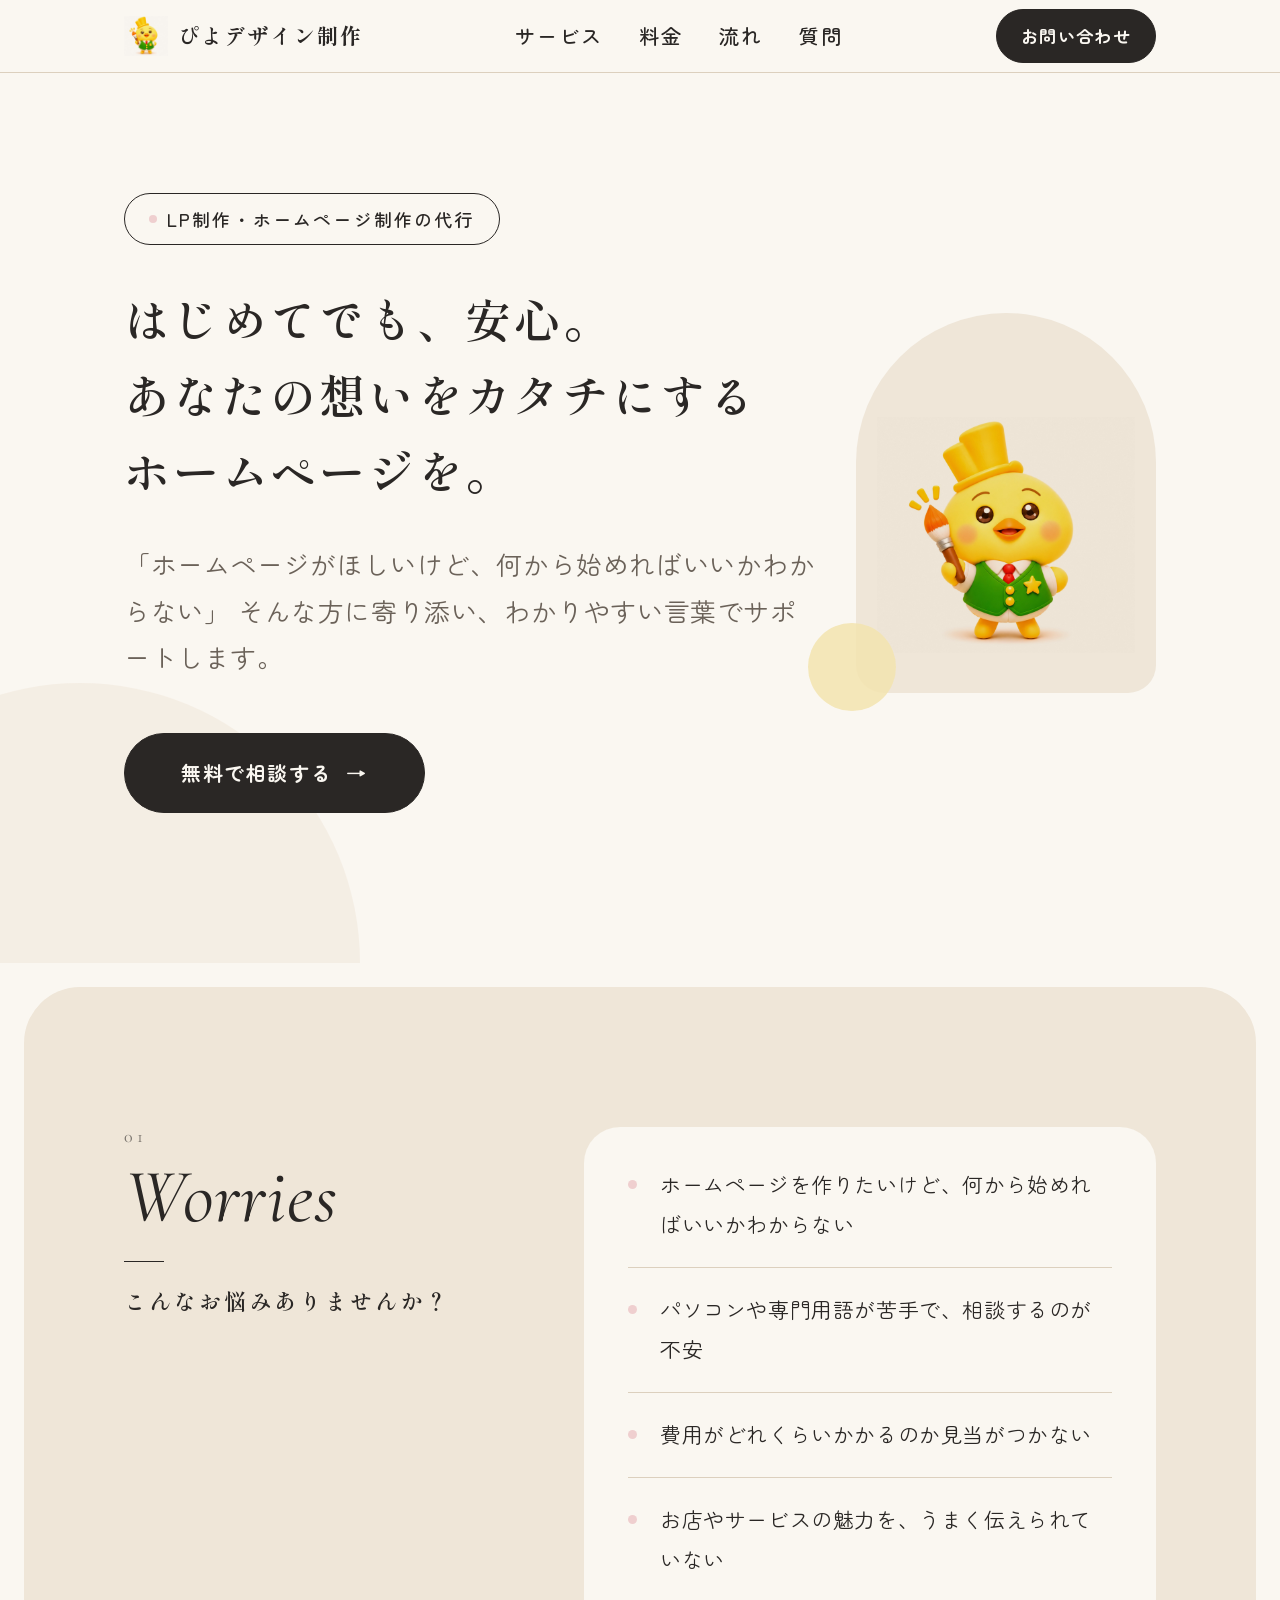
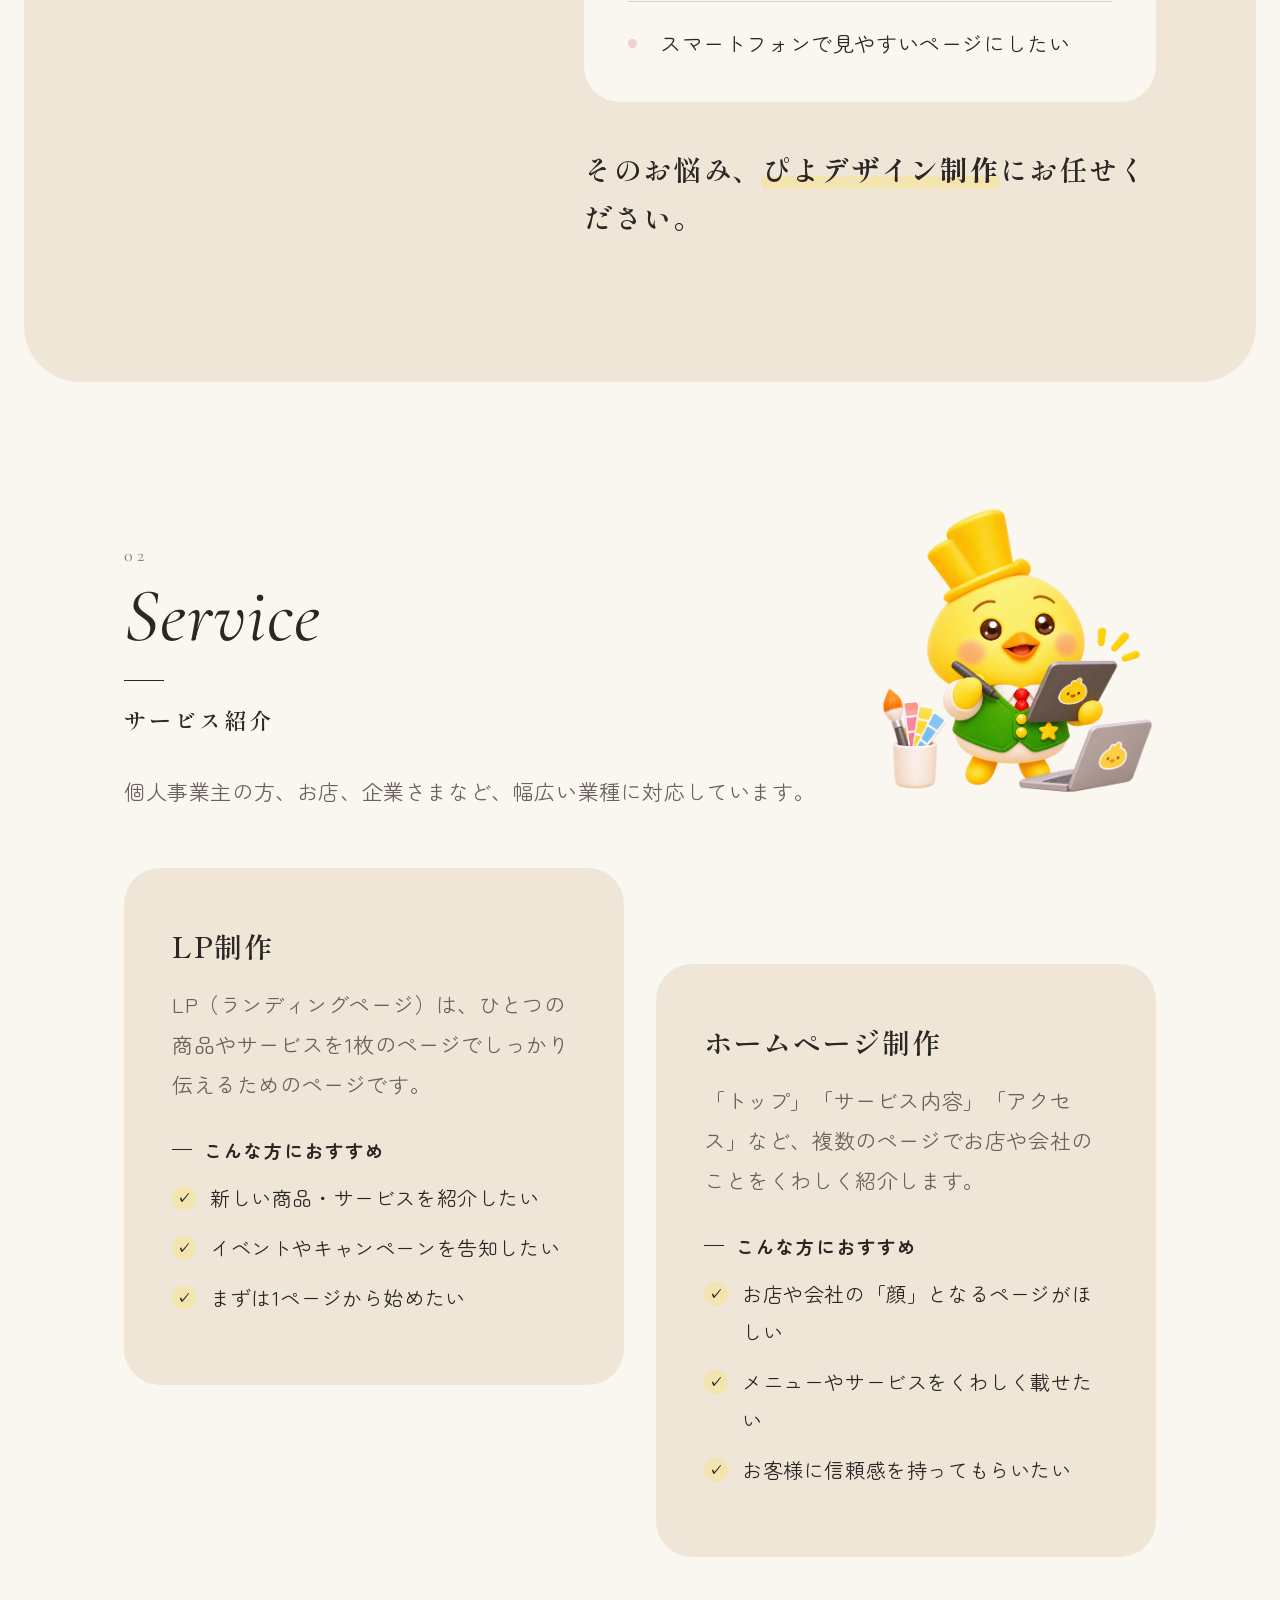
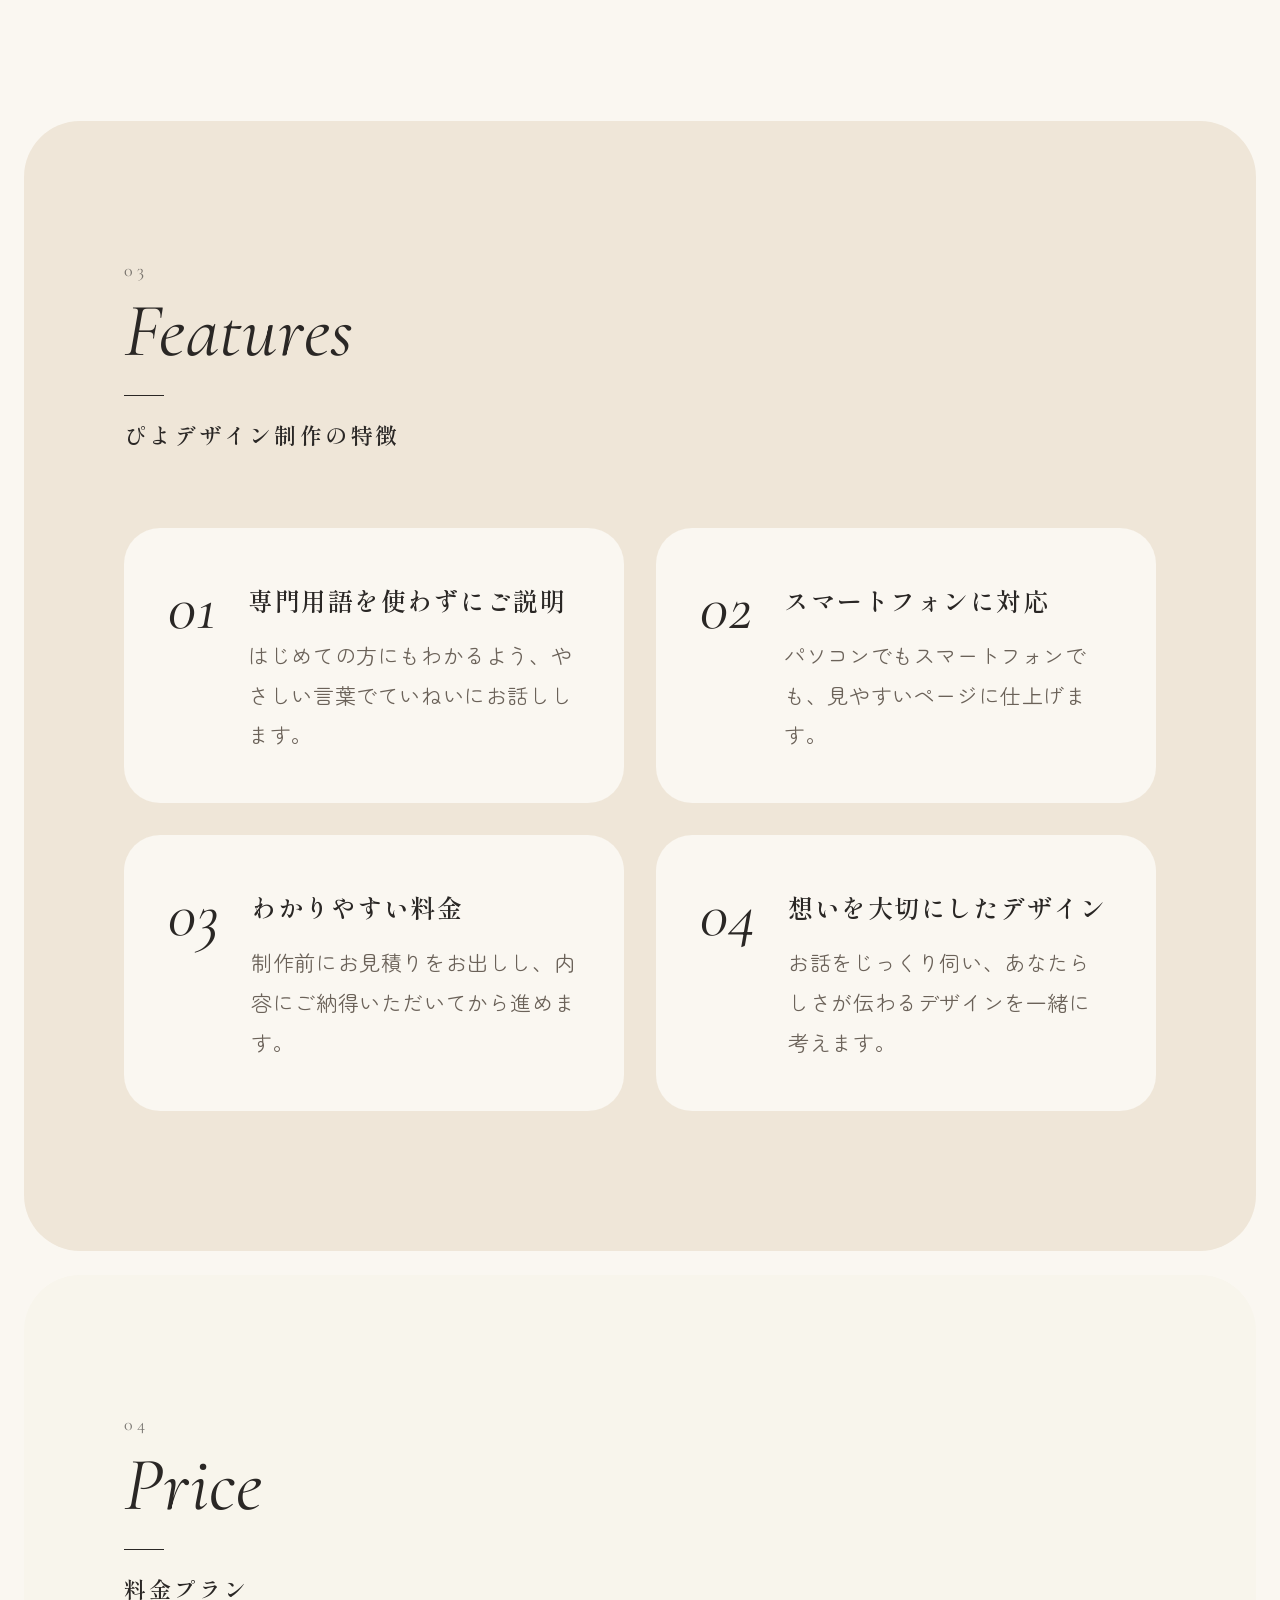
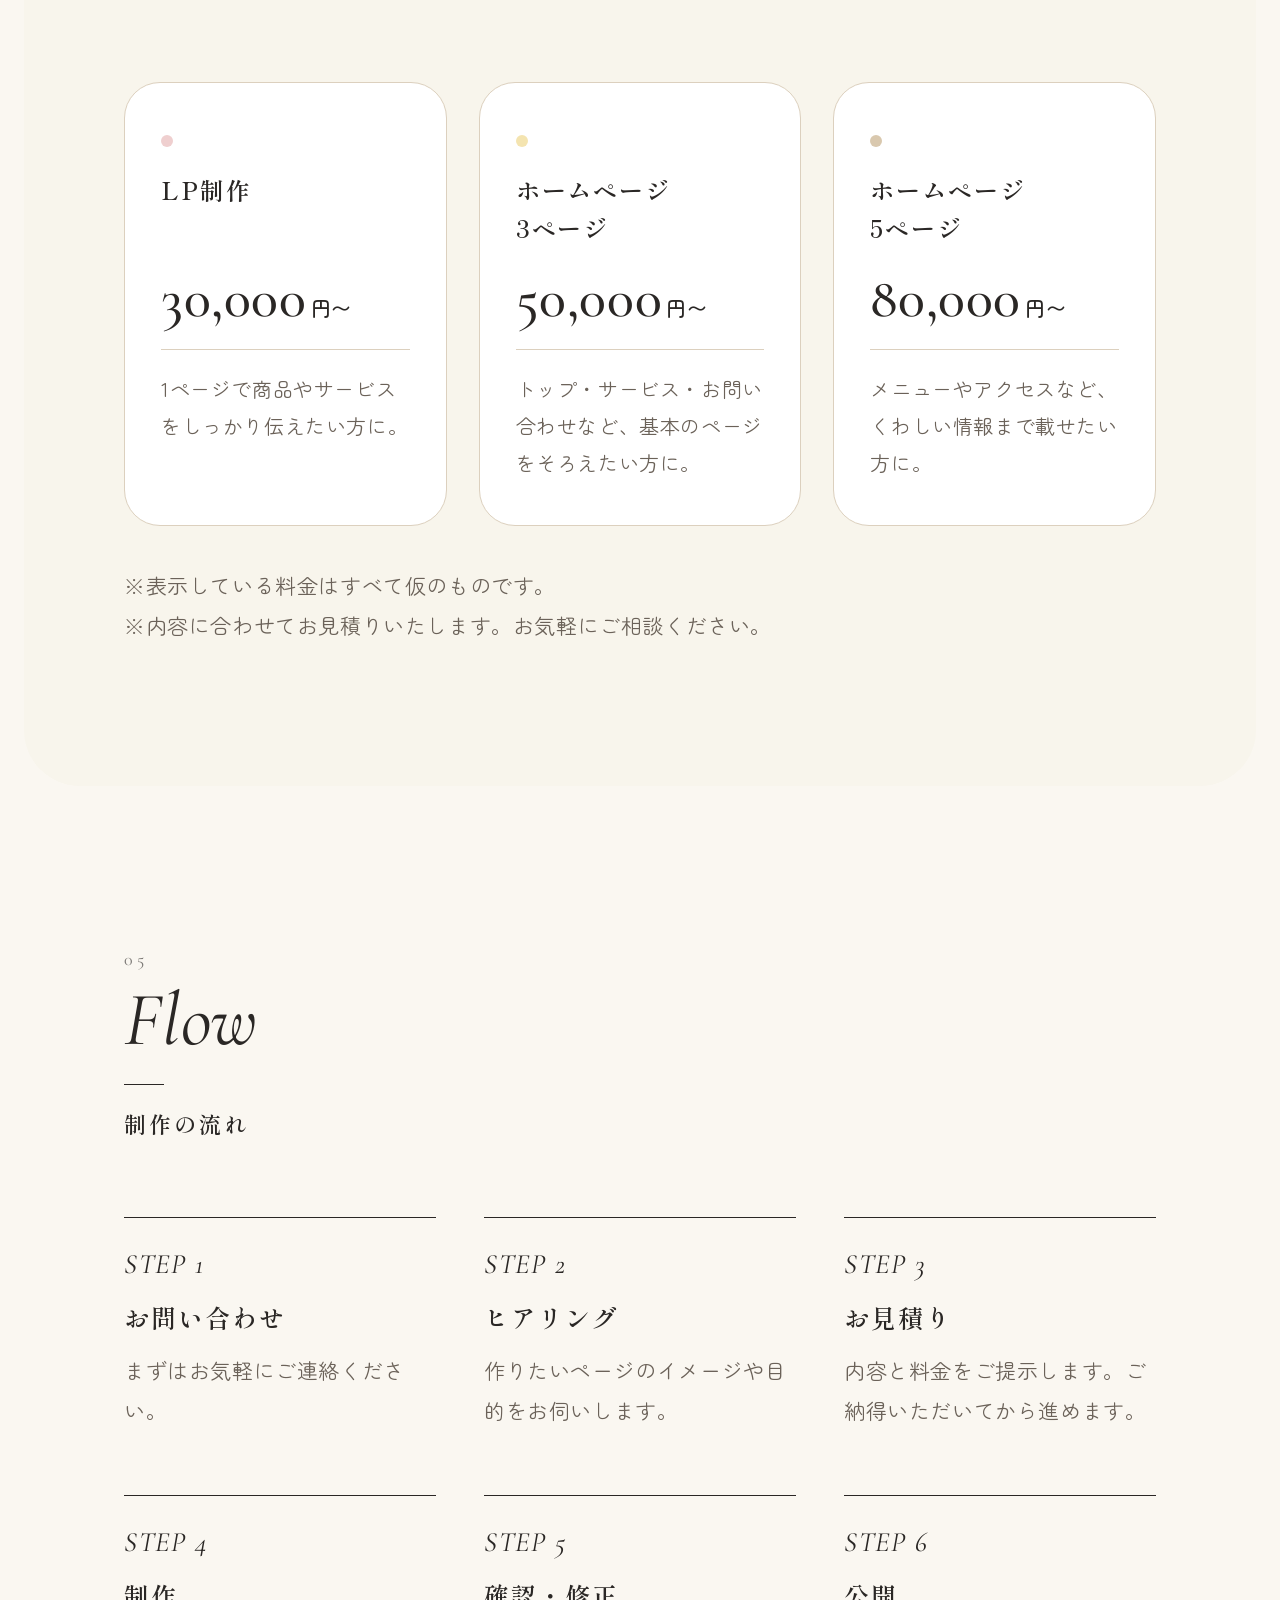
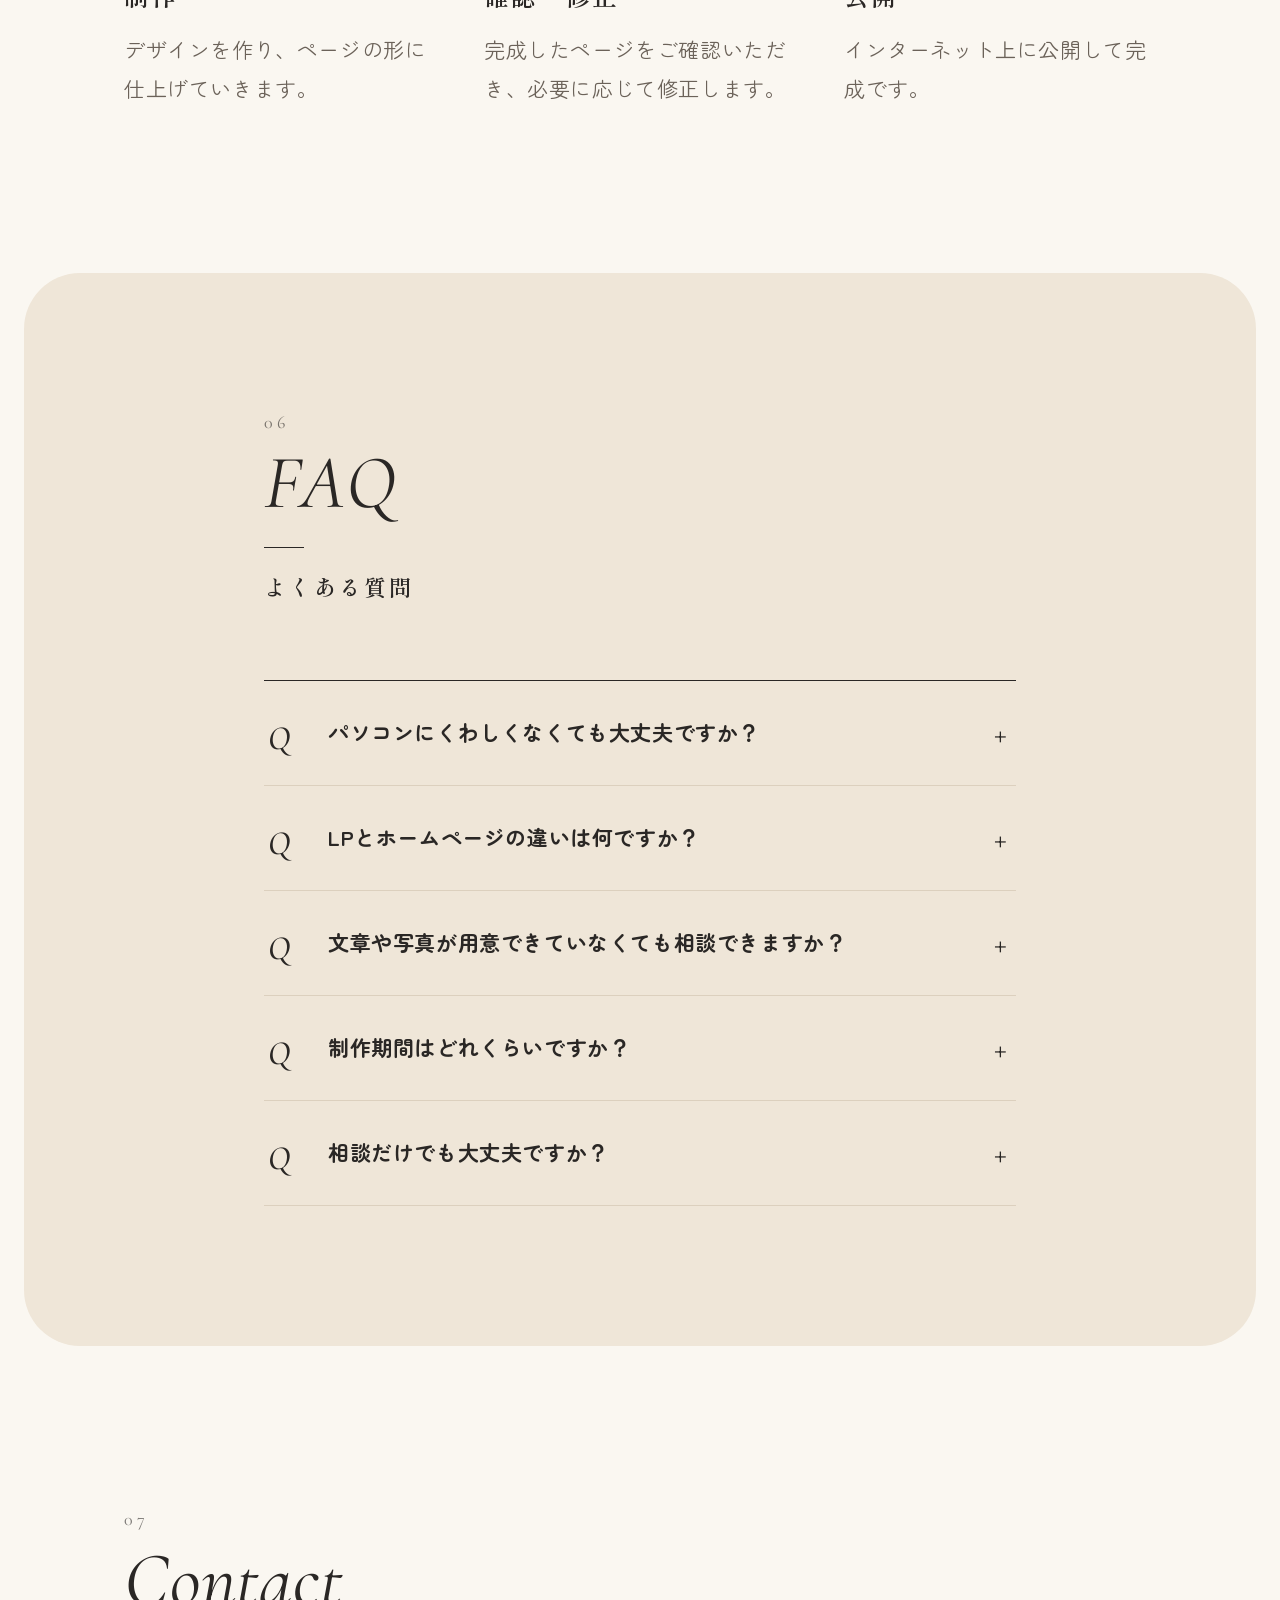
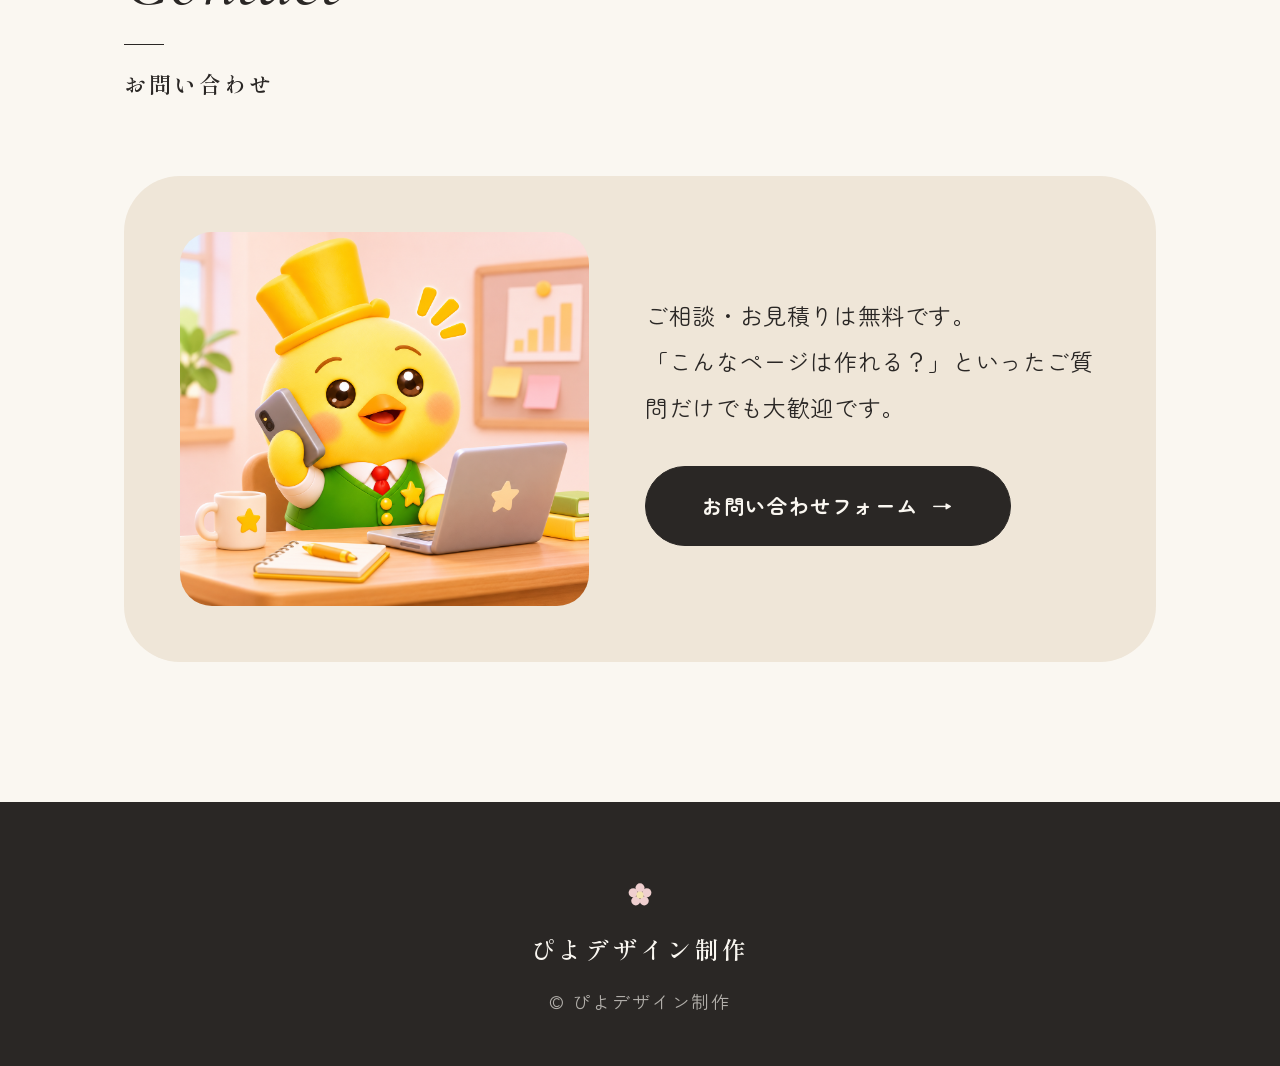
<file: index.html>
<!DOCTYPE html>
<html lang="ja">
<head>
  <meta charset="UTF-8">
  <meta name="viewport" content="width=device-width, initial-scale=1.0">
  <title>ぴよデザイン制作｜LP・ホームページ制作代行</title>
  <meta name="description" content="ぴよデザイン制作は、個人事業主・お店・企業さまのLP制作とホームページ制作を代行します。はじめての方にもやさしく、わかりやすくサポートします。">

  <!-- フォント（Google Fonts） -->
  <link rel="preconnect" href="https://fonts.googleapis.com">
  <link rel="preconnect" href="https://fonts.gstatic.com" crossorigin>
  <link href="https://fonts.googleapis.com/css2?family=Zen+Maru+Gothic:wght@400;500;700&display=swap" rel="stylesheet">

  <!-- 見た目のファイル -->
  <link rel="stylesheet" href="style.css">
</head>
<body>

  <!-- ===== ヘッダー ===== -->
  <header class="header">
    <div class="container header-inner">
      <a href="#top" class="logo">
        <!-- ひよこのロゴ（SVGで描いたイラスト） -->
        <svg class="logo-icon" viewBox="0 0 64 64" aria-hidden="true">
          <ellipse cx="32" cy="38" rx="22" ry="20" fill="#F6D776"/>
          <circle cx="32" cy="22" r="14" fill="#F6D776"/>
          <circle cx="27" cy="20" r="2.2" fill="#5B4A3F"/>
          <circle cx="37" cy="20" r="2.2" fill="#5B4A3F"/>
          <path d="M29 26 L35 26 L32 30 Z" fill="#E9A15B"/>
          <ellipse cx="22" cy="26" rx="3" ry="2" fill="#F3B6A0" opacity="0.7"/>
          <ellipse cx="42" cy="26" rx="3" ry="2" fill="#F3B6A0" opacity="0.7"/>
          <path d="M30 8 Q32 2 35 7" stroke="#E9C35B" stroke-width="2.5" fill="none" stroke-linecap="round"/>
        </svg>
        <span class="logo-text">ぴよデザイン制作</span>
      </a>
      <nav class="nav" aria-label="ページ内メニュー">
        <ul class="nav-list">
          <li><a href="#service">サービス</a></li>
          <li><a href="#price">料金</a></li>
          <li><a href="#flow">流れ</a></li>
          <li><a href="#faq">質問</a></li>
        </ul>
      </nav>
      <a href="contact.html" class="btn btn-small">お問い合わせ</a>
    </div>
  </header>

  <main id="top">

    <!-- ===== 1. メインビジュアル ===== -->
    <section class="hero">
      <div class="container hero-inner">
        <p class="hero-label">LP制作・ホームページ制作の代行</p>
        <h1 class="hero-title">
          はじめてでも、安心。<br>
          あなたの想いを<br class="sp-only">カタチにする<br>
          ホームページを。
        </h1>
        <p class="hero-text">
          「ホームページがほしいけど、何から始めればいいかわからない」<br class="pc-only">
          そんな方に寄り添い、わかりやすい言葉でサポートします。
        </p>
        <!-- お問い合わせフォームのページ（contact.html）を開きます。Gmailのリンクはフォームページの下にあります -->
        <a href="contact.html" class="btn btn-large">無料で相談する</a>
      </div>
    </section>

    <!-- ===== 2. お客様のお悩み ===== -->
    <section class="section worries" id="worries">
      <div class="container">
        <h2 class="section-title">
          <span class="section-title-en">Worries</span>
          こんなお悩みありませんか？
        </h2>
        <ul class="worries-list">
          <li>ホームページを作りたいけど、何から始めればいいかわからない</li>
          <li>パソコンや専門用語が苦手で、相談するのが不安</li>
          <li>費用がどれくらいかかるのか見当がつかない</li>
          <li>お店やサービスの魅力を、うまく伝えられていない</li>
          <li>スマートフォンで見やすいページにしたい</li>
        </ul>
        <p class="worries-answer">
          そのお悩み、<strong>ぴよデザイン制作</strong>にお任せください。
        </p>
      </div>
    </section>

    <!-- ===== 3. サービス紹介 ===== -->
    <section class="section service" id="service">
      <div class="container">
        <h2 class="section-title">
          <span class="section-title-en">Service</span>
          サービス紹介
        </h2>
        <p class="section-lead">
          個人事業主の方、お店、企業さまなど、幅広い業種に対応しています。
        </p>
        <div class="card-grid card-grid-2">
          <article class="card">
            <h3 class="card-title">LP制作</h3>
            <p class="card-text">
              LP（ランディングページ）は、ひとつの商品やサービスを1枚のページでしっかり伝えるためのページです。
            </p>
            <p class="card-sub">こんな方におすすめ</p>
            <ul class="check-list">
              <li>新しい商品・サービスを紹介したい</li>
              <li>イベントやキャンペーンを告知したい</li>
              <li>まずは1ページから始めたい</li>
            </ul>
          </article>
          <article class="card">
            <h3 class="card-title">ホームページ制作</h3>
            <p class="card-text">
              「トップ」「サービス内容」「アクセス」など、複数のページでお店や会社のことをくわしく紹介します。
            </p>
            <p class="card-sub">こんな方におすすめ</p>
            <ul class="check-list">
              <li>お店や会社の「顔」となるページがほしい</li>
              <li>メニューやサービスをくわしく載せたい</li>
              <li>お客様に信頼感を持ってもらいたい</li>
            </ul>
          </article>
        </div>
      </div>
    </section>

    <!-- ===== 4. 特徴 ===== -->
    <section class="section features" id="features">
      <div class="container">
        <h2 class="section-title">
          <span class="section-title-en">Features</span>
          ぴよデザイン制作の特徴
        </h2>
        <div class="card-grid card-grid-4">
          <article class="card feature">
            <p class="feature-num">01</p>
            <h3 class="card-title">専門用語を使わずにご説明</h3>
            <p class="card-text">はじめての方にもわかるよう、やさしい言葉でていねいにお話しします。</p>
          </article>
          <article class="card feature">
            <p class="feature-num">02</p>
            <h3 class="card-title">スマートフォンに対応</h3>
            <p class="card-text">パソコンでもスマートフォンでも、見やすいページに仕上げます。</p>
          </article>
          <article class="card feature">
            <p class="feature-num">03</p>
            <h3 class="card-title">わかりやすい料金</h3>
            <p class="card-text">制作前にお見積りをお出しし、内容にご納得いただいてから進めます。</p>
          </article>
          <article class="card feature">
            <p class="feature-num">04</p>
            <h3 class="card-title">想いを大切にしたデザイン</h3>
            <p class="card-text">お話をじっくり伺い、あなたらしさが伝わるデザインを一緒に考えます。</p>
          </article>
        </div>
      </div>
    </section>

    <!-- ===== 5. 料金プラン ===== -->
    <section class="section price" id="price">
      <div class="container">
        <h2 class="section-title">
          <span class="section-title-en">Price</span>
          料金プラン
        </h2>
        <div class="card-grid card-grid-3">
          <article class="card price-card">
            <h3 class="price-name">LP制作</h3>
            <p class="price-amount">30,000<span>円〜</span></p>
            <p class="card-text">1ページで商品やサービスをしっかり伝えたい方に。</p>
          </article>
          <article class="card price-card">
            <h3 class="price-name">ホームページ<br>3ページ</h3>
            <p class="price-amount">50,000<span>円〜</span></p>
            <p class="card-text">トップ・サービス・お問い合わせなど、基本のページをそろえたい方に。</p>
          </article>
          <article class="card price-card">
            <h3 class="price-name">ホームページ<br>5ページ</h3>
            <p class="price-amount">80,000<span>円〜</span></p>
            <p class="card-text">メニューやアクセスなど、くわしい情報まで載せたい方に。</p>
          </article>
        </div>
        <p class="price-note">
          ※表示している料金はすべて仮のものです。<br>
          ※内容に合わせてお見積りいたします。お気軽にご相談ください。
        </p>
      </div>
    </section>

    <!-- ===== 6. 制作の流れ ===== -->
    <section class="section flow" id="flow">
      <div class="container">
        <h2 class="section-title">
          <span class="section-title-en">Flow</span>
          制作の流れ
        </h2>
        <ol class="flow-list">
          <li class="flow-item">
            <span class="flow-step">STEP 1</span>
            <h3 class="flow-title">お問い合わせ</h3>
            <p class="flow-text">まずはお気軽にご連絡ください。</p>
          </li>
          <li class="flow-item">
            <span class="flow-step">STEP 2</span>
            <h3 class="flow-title">ヒアリング</h3>
            <p class="flow-text">作りたいページのイメージや目的をお伺いします。</p>
          </li>
          <li class="flow-item">
            <span class="flow-step">STEP 3</span>
            <h3 class="flow-title">お見積り</h3>
            <p class="flow-text">内容と料金をご提示します。ご納得いただいてから進めます。</p>
          </li>
          <li class="flow-item">
            <span class="flow-step">STEP 4</span>
            <h3 class="flow-title">制作</h3>
            <p class="flow-text">デザインを作り、ページの形に仕上げていきます。</p>
          </li>
          <li class="flow-item">
            <span class="flow-step">STEP 5</span>
            <h3 class="flow-title">確認・修正</h3>
            <p class="flow-text">完成したページをご確認いただき、必要に応じて修正します。</p>
          </li>
          <li class="flow-item">
            <span class="flow-step">STEP 6</span>
            <h3 class="flow-title">公開</h3>
            <p class="flow-text">インターネット上に公開して完成です。</p>
          </li>
        </ol>
      </div>
    </section>

    <!-- ===== 7. よくある質問 ===== -->
    <section class="section faq" id="faq">
      <div class="container container-narrow">
        <h2 class="section-title">
          <span class="section-title-en">FAQ</span>
          よくある質問
        </h2>
        <div class="faq-list">
          <details class="faq-item">
            <summary class="faq-question">パソコンにくわしくなくても大丈夫ですか？</summary>
            <p class="faq-answer">はい、大丈夫です。専門用語はできるだけ使わず、ひとつずつていねいにご説明します。</p>
          </details>
          <details class="faq-item">
            <summary class="faq-question">LPとホームページの違いは何ですか？</summary>
            <p class="faq-answer">LPは1枚のページでひとつの内容を伝えるもの、ホームページは複数のページでお店や会社のことを幅広く紹介するものです。どちらが合うかわからない場合も、ご相談いただければ一緒に考えます。</p>
          </details>
          <details class="faq-item">
            <summary class="faq-question">文章や写真が用意できていなくても相談できますか？</summary>
            <p class="faq-answer">はい、ご相談いただけます。どんな内容を載せるとよいか、ヒアリングしながら一緒に整理していきます。</p>
          </details>
          <details class="faq-item">
            <summary class="faq-question">制作期間はどれくらいですか？</summary>
            <p class="faq-answer">ページ数や内容によって変わります。ヒアリングの際に、おおよその目安をお伝えします。</p>
          </details>
          <details class="faq-item">
            <summary class="faq-question">相談だけでも大丈夫ですか？</summary>
            <p class="faq-answer">もちろんです。「まだ作るか決めていない」という段階でも、お気軽にご相談ください。</p>
          </details>
        </div>
      </div>
    </section>

    <!-- ===== 8. お問い合わせ ===== -->
    <section class="section contact" id="contact">
      <div class="container container-narrow">
        <h2 class="section-title">
          <span class="section-title-en">Contact</span>
          お問い合わせ
        </h2>
        <div class="contact-box">
          <p class="contact-text">
            ご相談・お見積りは無料です。<br>
            「こんなページは作れる？」といったご質問だけでも大歓迎です。
          </p>
          <!-- お問い合わせフォームのページ（contact.html）を開きます -->
          <a href="contact.html" class="btn btn-large">お問い合わせフォーム</a>
        </div>
      </div>
    </section>

  </main>

  <!-- ===== フッター ===== -->
  <footer class="footer">
    <div class="container">
      <p class="footer-logo">ぴよデザイン制作</p>
      <p class="footer-copy"><small>&copy; ぴよデザイン制作</small></p>
    </div>
  </footer>

</body>
</html>
</file>
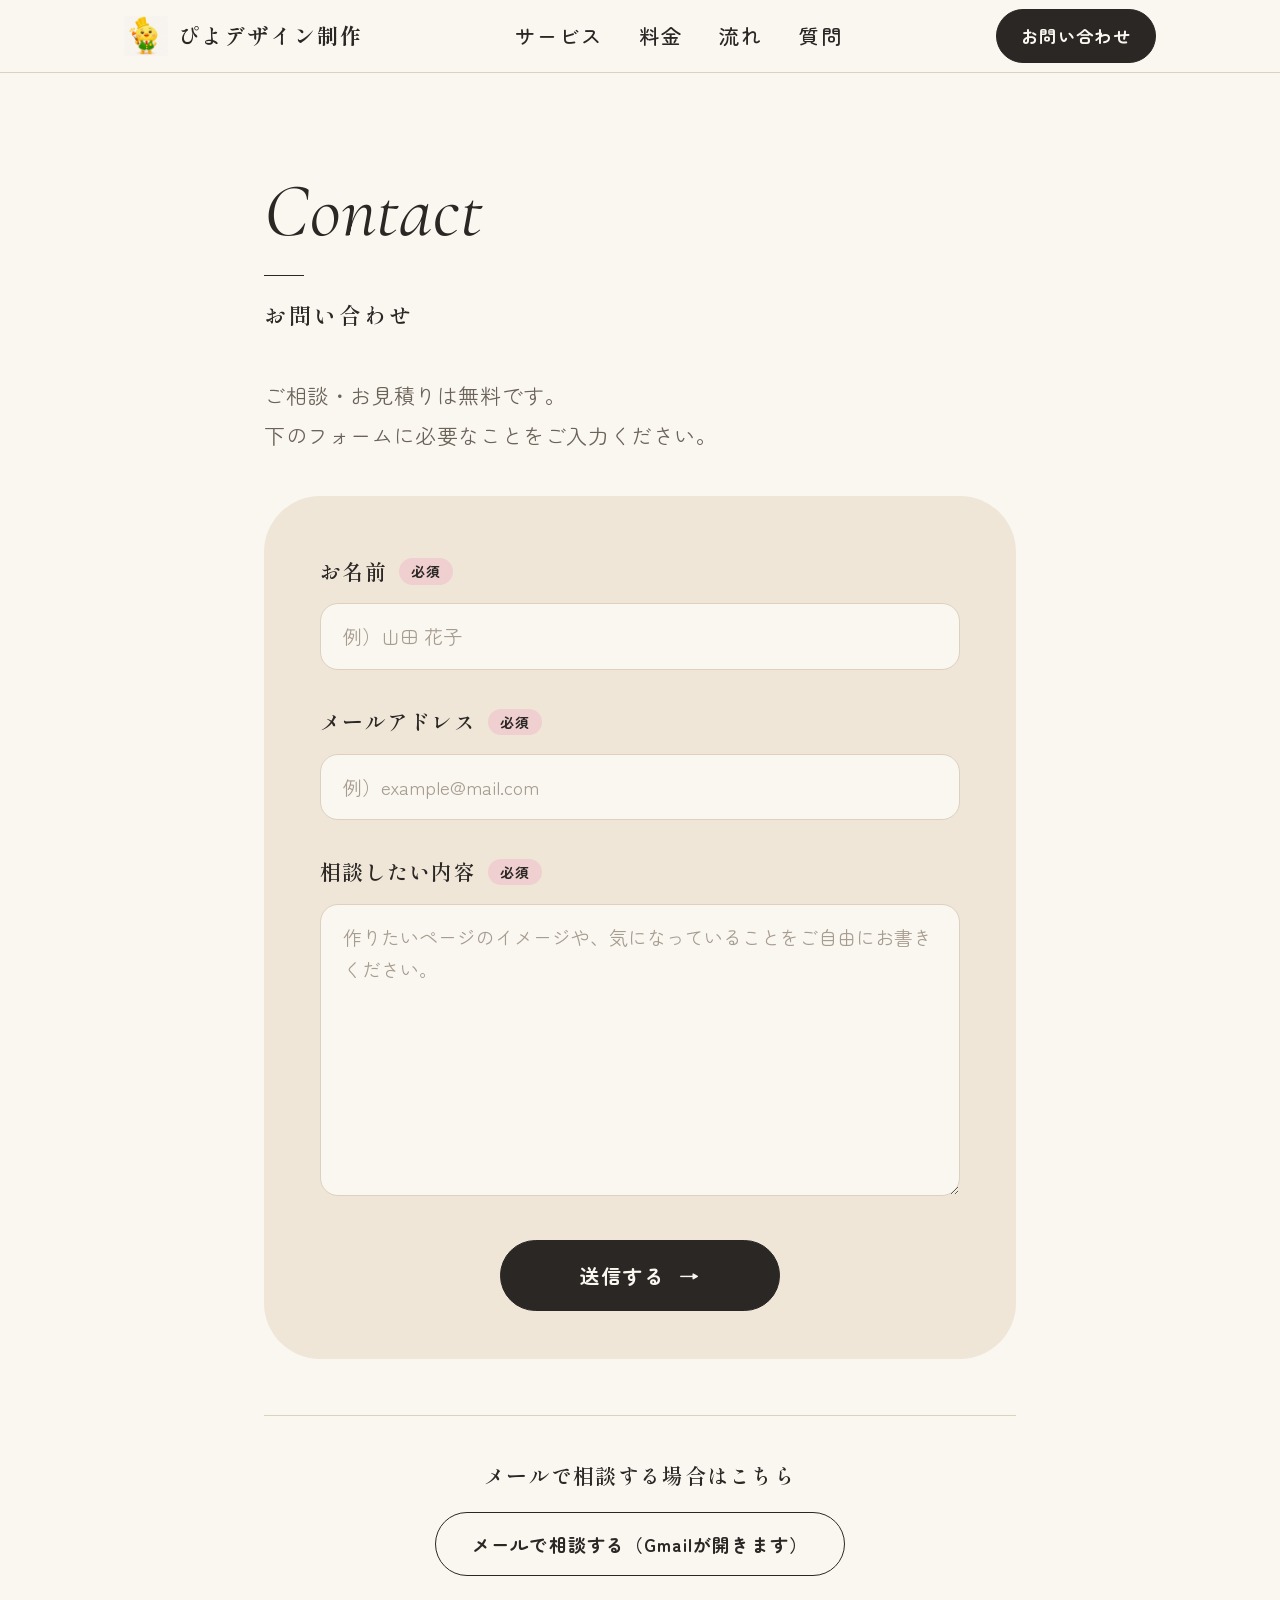
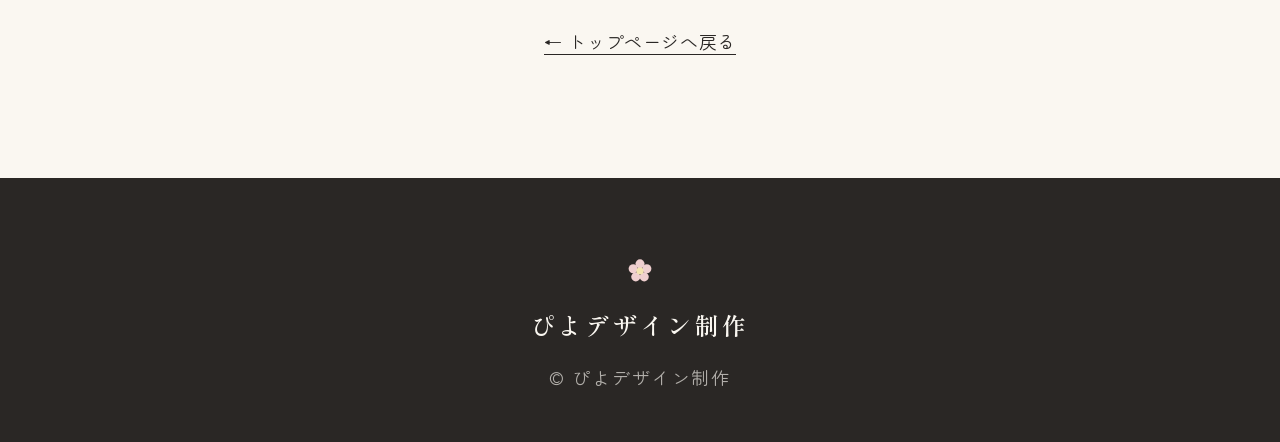
<file: contact.html>
<!DOCTYPE html>
<html lang="ja">
<head>
  <meta charset="UTF-8">
  <meta name="viewport" content="width=device-width, initial-scale=1.0">
  <title>お問い合わせ｜ぴよデザイン制作</title>
  <meta name="description" content="ぴよデザイン制作へのご相談・お見積りのお問い合わせフォームです。">

  <!-- フォント（Google Fonts） -->
  <link rel="preconnect" href="https://fonts.googleapis.com">
  <link rel="preconnect" href="https://fonts.gstatic.com" crossorigin>
  <link href="https://fonts.googleapis.com/css2?family=Zen+Maru+Gothic:wght@400;500;700&display=swap" rel="stylesheet">

  <!-- 見た目のファイル（LPと共通のもの＋フォーム用） -->
  <link rel="stylesheet" href="style.css">
  <link rel="stylesheet" href="form.css">
</head>
<body class="form-page">

  <!-- ===== ヘッダー（LPと同じ） ===== -->
  <header class="header">
    <div class="container header-inner">
      <a href="index.html" class="logo">
        <svg class="logo-icon" viewBox="0 0 64 64" aria-hidden="true">
          <ellipse cx="32" cy="38" rx="22" ry="20" fill="#F6D776"/>
          <circle cx="32" cy="22" r="14" fill="#F6D776"/>
          <circle cx="27" cy="20" r="2.2" fill="#5B4A3F"/>
          <circle cx="37" cy="20" r="2.2" fill="#5B4A3F"/>
          <path d="M29 26 L35 26 L32 30 Z" fill="#E9A15B"/>
        </svg>
        <span class="logo-text">ぴよデザイン制作</span>
      </a>
      <nav class="nav" aria-label="メニュー">
        <ul class="nav-list">
          <li><a href="index.html#service">サービス</a></li>
          <li><a href="index.html#price">料金</a></li>
          <li><a href="index.html#flow">流れ</a></li>
          <li><a href="index.html#faq">質問</a></li>
        </ul>
      </nav>
      <a href="#form" class="btn btn-small">お問い合わせ</a>
    </div>
  </header>

  <main>
    <section class="section form-section" id="form">
      <div class="container container-narrow">

        <h1 class="section-title">
          <span class="section-title-en">Contact</span>
          お問い合わせ
        </h1>

        <p class="section-lead form-lead">
          ご相談・お見積りは無料です。<br>
          下のフォームに必要なことをご入力ください。
        </p>

        <form class="form-box" id="contact-form" action="https://formspree.io/f/mwlovwyv" method="POST" novalidate>

          <!-- 受け取るメールの件名 -->
          <input type="hidden" name="_subject" value="【ぴよデザイン制作】無料相談のお問い合わせ">

          <div class="form-field">
            <label for="name">お名前<span class="required">必須</span></label>
            <input type="text" id="name" name="name" autocomplete="name"
                   placeholder="例）山田 花子" required>
            <p class="form-error" id="name-error"></p>
          </div>

          <div class="form-field">
            <label for="email">メールアドレス<span class="required">必須</span></label>
            <input type="email" id="email" name="email" autocomplete="email"
                   placeholder="例）example@mail.com" required>
            <p class="form-error" id="email-error"></p>
          </div>

          <div class="form-field">
            <label for="message">相談したい内容<span class="required">必須</span></label>
            <textarea id="message" name="message" rows="8"
                      placeholder="作りたいページのイメージや、気になっていることをご自由にお書きください。" required></textarea>
            <p class="form-error" id="message-error"></p>
          </div>

          <!-- 迷惑メール対策：人には見えない「おとり」の入力欄です。入力があった送信は受け取りません -->
          <div class="form-trap" aria-hidden="true">
            <label for="hp-field">この欄には何も入力しないでください</label>
            <input type="text" id="hp-field" name="_gotcha" tabindex="-1" autocomplete="off">
          </div>

          <div class="form-submit">
            <button type="submit" class="btn btn-large">送信する</button>
          </div>

          <!-- 送信ボタンを押したあとのお知らせ -->
          <p class="form-status" id="form-status" role="status" aria-live="polite"></p>
        </form>

        <!-- メールでの相談（今までのGmailのリンク） -->
        <div class="form-mail">
          <p class="form-mail-title">メールで相談する場合はこちら</p>
          <a href="https://mail.google.com/mail/?view=cm&amp;fs=1&amp;to=piyodesign.contact@gmail.com&amp;su=%E3%80%90%E3%81%B4%E3%82%88%E3%83%87%E3%82%B6%E3%82%A4%E3%83%B3%E5%88%B6%E4%BD%9C%E3%80%91%E7%84%A1%E6%96%99%E7%9B%B8%E8%AB%87%E3%81%AE%E3%81%8A%E5%95%8F%E3%81%84%E5%90%88%E3%82%8F%E3%81%9B" class="form-mail-link" target="_blank" rel="noopener">メールで相談する（Gmailが開きます）</a>
        </div>

        <p class="form-back"><a href="index.html">← トップページへ戻る</a></p>

      </div>
    </section>
  </main>

  <!-- ===== フッター（LPと同じ） ===== -->
  <footer class="footer">
    <div class="container">
      <p class="footer-logo">ぴよデザイン制作</p>
      <p class="footer-copy"><small>&copy; ぴよデザイン制作</small></p>
    </div>
  </footer>

  <script>
    // =========================================================
    // 送信の設定
    // Formspree で発行された URL を、下の '' の中に貼り付けると送信できるようになります。
    // 例）const FORMSPREE_URL = 'https://formspree.io/f/abcdwxyz';
    // =========================================================
    const FORMSPREE_URL = 'https://formspree.io/f/mwlovwyv';

    const form = document.getElementById('contact-form');
    const statusBox = document.getElementById('form-status');

    // 入力チェック（空欄やメールアドレスの形を確認して、日本語で案内します）
    const fields = [
      { id: 'name',    empty: 'お名前を入力してください。' },
      { id: 'email',   empty: 'メールアドレスを入力してください。',
                       wrong: 'メールアドレスの形が正しくありません（例：example@mail.com）。' },
      { id: 'message', empty: '相談したい内容を入力してください。' }
    ];

    function checkFields() {
      let firstError = null;
      fields.forEach(function (f) {
        const input = document.getElementById(f.id);
        const error = document.getElementById(f.id + '-error');
        let message = '';
        if (input.value.trim() === '') {
          message = f.empty;
        } else if (f.wrong && !input.checkValidity()) {
          message = f.wrong;
        }
        error.textContent = message;
        input.classList.toggle('is-error', message !== '');
        if (message && !firstError) firstError = input;
      });
      if (firstError) firstError.focus();
      return firstError === null;
    }

    // お知らせ欄に文章を出す（isWarning が true のときは注意の見た目にする）
    function showStatus(message, isWarning) {
      statusBox.textContent = message;
      statusBox.className = 'form-status' + (isWarning ? ' is-warning' : '');
    }

    let sending = false; // 二重送信を防ぐための目印

    form.addEventListener('submit', function (event) {
      // ページを移動せずに、このページの中で送信する
      event.preventDefault();
      if (sending) return;

      statusBox.textContent = '';
      statusBox.className = 'form-status';

      // 入力に足りないところがあれば、送信しない
      if (!checkFields()) return;

      // まだ受け取りの設定がされていないときは、送信しない
      if (FORMSPREE_URL === '') {
        showStatus('申し訳ありません。フォームの送信機能は現在準備中のため、内容は送信されていません。お手数ですが、下の「メールで相談する」からご連絡ください。', true);
        return;
      }

      sending = true;
      showStatus('送信しています。しばらくお待ちください…', false);

      // 送る内容をまとめる
      // おとり欄（_gotcha）は、ブラウザの自動入力で文字が入ることがあり、
      // そのまま送ると Formspree が「迷惑メール」として黙って捨ててしまうため、送る前に取り除きます
      const formData = new FormData(form);
      formData.delete('_gotcha');

      // Formspree へ送信する（結果を受け取って、成功したかどうかを確認します）
      fetch(FORMSPREE_URL, {
        method: 'POST',
        body: formData,
        headers: { 'Accept': 'application/json' }
      })
        .then(function (response) {
          return response.json().catch(function () { return {}; }).then(function (data) {
            if (response.ok) {
              form.reset();
              showStatus('送信が完了しました。お問い合わせありがとうございます。内容を確認のうえ、ご連絡いたします。', false);
            } else {
              // Formspree から返ってきたエラーの理由を表示する
              let reason = '';
              if (data.errors && data.errors.length) {
                reason = data.errors.map(function (e) { return e.message; }).join(' / ');
              } else if (data.error) {
                reason = data.error;
              }
              showStatus('申し訳ありません。送信できませんでした。' + (reason ? '（理由：' + reason + '）' : '') + 'お手数ですが、下の「メールで相談する」からご連絡ください。', true);
            }
          });
        })
        .catch(function () {
          showStatus('申し訳ありません。通信に失敗したため送信できませんでした。インターネットの接続を確認して、もう一度お試しください。', true);
        })
        .finally(function () {
          sending = false;
        });
    });
  </script>
</body>
</html>
</file>
<file: style.css>
/* =========================================
   ぴよデザイン制作 LP スタイル（大人かわいい × 高級感 版）
   以前のデザインは次のフォルダに保存しています
   ・最初のデザイン      ../piyo-design-lp-backup-20261114/
   ・お花とひよこ版      ../piyo-design-lp-backup-20261114-pastel/
   ========================================= */

/* 見出し用のフォント（英字：Cormorant Garamond／日本語：Shippori Mincho） */
@import url("https://fonts.googleapis.com/css2?family=Cormorant+Garamond:ital,wght@0,400;0,500;1,400;1,500&family=Shippori+Mincho:wght@500;600;700&display=swap");

/* ----- 色やサイズの設定（ここを変えると全体が変わります） ----- */
:root {
  --color-ivory: #FAF7F1;       /* ベース：アイボリー */
  --color-beige: #EFE6D8;       /* ベース：ベージュ */
  --color-line: #DCD0BE;        /* 細い線 */
  --color-charcoal: #2A2725;    /* メリハリ：チャコール */
  --color-charcoal-hover: #46413D;
  --color-text: #2A2725;        /* 文字 */
  --color-text-sub: #6B6259;    /* 補足の文字 */
  --color-pink: #EFCFCF;        /* アクセント：淡いピンク（控えめに） */
  --color-pink-deep: #B98785;   /* 「A」の文字など */
  --color-cream: #F4E4B0;       /* アクセント：クリームイエロー（控えめに） */

  --radius-panel: 56px;         /* 大きな背景パネルの角丸 */
  --radius: 36px;               /* カードの角丸 */

  --font-body: "Zen Maru Gothic", "Hiragino Maru Gothic ProN", "Meiryo", sans-serif;
  --font-mincho: "Shippori Mincho", "Hiragino Mincho ProN", "Yu Mincho", serif;
  --font-en: "Cormorant Garamond", "Times New Roman", serif;

  /* ----- 飾りのイラスト（SVG） ----- */
  /* お花を持ったひよこ */
  --svg-chick-flower: url("data:image/svg+xml,<svg xmlns='http://www.w3.org/2000/svg' viewBox='0 0 160 160'><ellipse cx='80' cy='152' rx='46' ry='6' fill='%23E2D5C0'/><path d='M66 144 v9 M90 144 v9' stroke='%23EDA25F' stroke-width='4' stroke-linecap='round'/><ellipse cx='78' cy='104' rx='50' ry='44' fill='%23F8DE7E'/><circle cx='78' cy='64' r='34' fill='%23F8DE7E'/><path d='M74 31 Q77 18 85 27' stroke='%23EFC94F' stroke-width='4' fill='none' stroke-linecap='round'/><circle cx='66' cy='60' r='4' fill='%232A2725'/><circle cx='90' cy='60' r='4' fill='%232A2725'/><circle cx='67.3' cy='58.6' r='1.3' fill='%23FFFFFF'/><circle cx='91.3' cy='58.6' r='1.3' fill='%23FFFFFF'/><path d='M72 70 L84 70 L78 78 Z' fill='%23EDA25F'/><ellipse cx='55' cy='72' rx='7' ry='4.5' fill='%23F5B5BD' opacity='.8'/><ellipse cx='101' cy='72' rx='7' ry='4.5' fill='%23F5B5BD' opacity='.8'/><path d='M116 106 Q124 80 132 52' stroke='%2399AE8C' stroke-width='3' fill='none' stroke-linecap='round'/><ellipse cx='131' cy='82' rx='9' ry='4.5' transform='rotate(-40 131 82)' fill='%23B5C7A6'/><g fill='%23F2C6C9'><circle cx='132' cy='38' r='8'/><circle cx='144.4' cy='47' r='8'/><circle cx='139.6' cy='61.5' r='8'/><circle cx='124.4' cy='61.5' r='8'/><circle cx='119.6' cy='47' r='8'/></g><circle cx='132' cy='51' r='6.5' fill='%23F6DC85'/><ellipse cx='114' cy='104' rx='12' ry='18' transform='rotate(-30 114 104)' fill='%23F2CC5E'/></svg>");
  /* ひょっこり顔を出すひよこ */
  --svg-chick-peek: url("data:image/svg+xml,<svg xmlns='http://www.w3.org/2000/svg' viewBox='0 0 90 56'><circle cx='45' cy='58' r='34' fill='%23F8DE7E'/><path d='M41 25 Q44 13 51 22' stroke='%23EFC94F' stroke-width='3.5' fill='none' stroke-linecap='round'/><circle cx='35' cy='40' r='3.2' fill='%232A2725'/><circle cx='55' cy='40' r='3.2' fill='%232A2725'/><circle cx='36' cy='39' r='1' fill='%23FFFFFF'/><circle cx='56' cy='39' r='1' fill='%23FFFFFF'/><path d='M40 46 L50 46 L45 52 Z' fill='%23EDA25F'/><ellipse cx='25' cy='48' rx='5.5' ry='3.5' fill='%23F5B5BD' opacity='.8'/><ellipse cx='65' cy='48' rx='5.5' ry='3.5' fill='%23F5B5BD' opacity='.8'/><ellipse cx='15' cy='53' rx='9' ry='5' fill='%23F2CC5E'/><ellipse cx='75' cy='53' rx='9' ry='5' fill='%23F2CC5E'/></svg>");
  /* 小さなお花（淡いピンク） */
  --svg-flower: url("data:image/svg+xml,<svg xmlns='http://www.w3.org/2000/svg' viewBox='0 0 40 40'><g fill='%23EFCFCF'><circle cx='20' cy='9' r='7'/><circle cx='30.5' cy='16.6' r='7'/><circle cx='26.5' cy='29' r='7'/><circle cx='13.5' cy='29' r='7'/><circle cx='9.5' cy='16.6' r='7'/></g><circle cx='20' cy='20' r='5.5' fill='%23F4E4B0'/></svg>");
}

/* ----- 基本の設定 ----- */
*,
*::before,
*::after {
  box-sizing: border-box;
}

html {
  scroll-behavior: smooth;    /* メニューを押したときにゆっくり移動 */
  scroll-padding-top: 80px;   /* ヘッダーに見出しが隠れないように */
}

body {
  margin: 0;
  font-family: var(--font-body);
  font-size: 16px;
  line-height: 2;
  letter-spacing: 0.03em;
  color: var(--color-text);
  background-color: var(--color-ivory);
}

h1, h2, h3, p, ul, ol {
  margin: 0;
}

ul, ol {
  padding: 0;
  list-style: none;
}

a {
  color: inherit;
  text-decoration: none;
}

.container {
  width: 100%;
  max-width: 1080px;
  margin: 0 auto;
  padding: 0 24px;
}

.container-narrow {
  max-width: 800px;
}

/* 画面幅で改行を出し分ける */
.sp-only { display: none; }

/* ----- ボタン ----- */
.btn {
  display: inline-block;
  font-family: var(--font-body);
  font-weight: 700;
  letter-spacing: 0.08em;
  color: var(--color-ivory);
  background-color: var(--color-charcoal);
  border: 1px solid var(--color-charcoal);
  border-radius: 999px;
  cursor: pointer;
  transition: background-color 0.25s, transform 0.25s;
}

.btn:hover {
  background-color: var(--color-charcoal-hover);
  transform: translateY(-2px);
}

.btn-small {
  padding: 8px 22px;
  font-size: 13px;
}

.btn-large {
  padding: 20px 56px;
  font-size: 17px;
}

/* 大きいボタンの右に「→」 */
.btn-large:not(:disabled)::after {
  content: "→";
  display: inline-block;
  margin-left: 14px;
  transition: transform 0.25s;
}

.btn-large:not(:disabled):hover::after {
  transform: translateX(4px);
}

/* 準備中のボタン（押せない状態） */
.btn:disabled {
  color: var(--color-text-sub);
  background-color: transparent;
  border-color: var(--color-line);
  cursor: not-allowed;
  transform: none;
}

/* ----- ヘッダー ----- */
.header {
  position: sticky;
  top: 0;
  z-index: 10;
  background-color: rgba(250, 247, 241, 0.92);
  border-bottom: 1px solid var(--color-line);
}

.header-inner {
  display: flex;
  align-items: center;
  justify-content: space-between;
  gap: 16px;
  height: 72px;
}

.logo {
  display: flex;
  align-items: center;
  gap: 10px;
}

.logo-icon {
  width: 38px;
  height: 38px;
}

/* ロゴのひよこを piyo-hero.png に変更（元のイラストは非表示） */
.logo .logo-icon {
  display: none;
}

.logo::before {
  content: "";
  flex-shrink: 0;
  width: 44px;
  height: 44px;
  background: url("piyo-hero.png") center / contain no-repeat;
  mix-blend-mode: multiply;   /* 画像の白い背景をヘッダーの色になじませる */
}

.logo-text {
  font-family: var(--font-mincho);
  font-size: 19px;
  font-weight: 700;
  letter-spacing: 0.1em;
}

.nav-list {
  display: flex;
  gap: 36px;
}

.nav-list a {
  font-size: 14px;
  font-weight: 500;
  letter-spacing: 0.1em;
  transition: opacity 0.2s;
}

.nav-list a:hover {
  opacity: 0.6;
}

/* ----- 1. メインビジュアル ----- */
.hero {
  position: relative;
  overflow: hidden;
  padding: 120px 0 150px;
  background-color: var(--color-ivory);
}

/* 左下の大きなベージュの丸 */
.hero::before {
  content: "";
  position: absolute;
  left: -200px;
  bottom: -280px;
  width: 560px;
  height: 560px;
  border-radius: 50%;
  background-color: var(--color-beige);
  opacity: 0.5;
}

.hero-inner {
  position: relative;
  z-index: 1;
  display: flex;
  flex-direction: column;
  justify-content: center;
  align-items: flex-start;
  min-height: 400px;
  padding-right: 360px;       /* 右側のアーチの分をあける */
}

/* 右側のアーチ型と、ぴよちゃんの画像（piyo-hero.png） */
.hero-inner::before {
  content: "";
  position: absolute;
  top: 50%;
  right: 24px;
  width: 300px;
  height: 380px;
  transform: translateY(-50%);
  border-radius: 150px 150px 28px 28px;
  background: url("piyo-hero.png") 50% 72% / 86% auto no-repeat var(--color-beige);
  background-blend-mode: multiply;  /* 画像の白い背景をベージュになじませる */
}

/* アーチの左下に重なる、小さなクリームイエローの丸 */
.hero-inner::after {
  content: "";
  position: absolute;
  top: calc(50% + 120px);
  right: 284px;
  width: 88px;
  height: 88px;
  border-radius: 50%;
  background-color: var(--color-cream);
  opacity: 0.85;
}

.hero-label {
  display: inline-flex;
  align-items: center;
  gap: 10px;
  margin-bottom: 36px;
  padding: 6px 22px;
  font-size: 13px;
  font-weight: 500;
  letter-spacing: 0.12em;
  border: 1px solid var(--color-charcoal);
  border-radius: 999px;
}

/* ラベルの前の小さなピンクの点 */
.hero-label::before {
  content: "";
  width: 8px;
  height: 8px;
  border-radius: 50%;
  background-color: var(--color-pink);
}

.hero-title {
  margin-bottom: 32px;
  font-family: var(--font-mincho);
  font-size: clamp(32px, 4vw, 46px);
  font-weight: 600;
  line-height: 1.65;
  letter-spacing: 0.06em;
}

.hero-text {
  margin-bottom: 52px;
  color: var(--color-text-sub);
}

/* ----- セクション共通 ----- */
main {
  counter-reset: section;     /* セクション番号（01, 02 …）を数える準備 */
}

.section {
  padding: 140px 0;
  counter-increment: section;
}

/* 角の丸い大きなパネル（ベージュ／チャコール） */
.worries,
.features,
.price,
.faq {
  margin: 24px;
  border-radius: var(--radius-panel);
}

.worries,
.features,
.faq {
  background-color: var(--color-beige);
}

.price {
  color: var(--color-text);
  background-color: #F8F5EC;   /* 淡いアイボリー */
}

/* 見出し：英語を大きく、日本語を小さく */
.section-title {
  margin-bottom: 72px;
  font-family: var(--font-mincho);
  font-size: 18px;
  font-weight: 600;
  letter-spacing: 0.14em;
  text-align: left;
}

.section-title-en {
  display: block;
  font-family: var(--font-en);
  font-size: clamp(44px, 6vw, 76px);
  font-style: italic;
  font-weight: 400;
  line-height: 1;
  letter-spacing: 0.01em;
}

/* 英語の上の小さな番号（01, 02 …） */
.section-title-en::before {
  content: counter(section, decimal-leading-zero);
  display: block;
  margin-bottom: 14px;
  font-size: 15px;
  font-style: normal;
  letter-spacing: 0.2em;
  opacity: 0.6;
}

/* 英語と日本語の間の短い線 */
.section-title-en::after {
  content: "";
  display: block;
  width: 40px;
  height: 1px;
  margin: 26px 0 18px;
  background-color: currentColor;
}

.section-lead {
  margin: -40px 0 56px;
  color: var(--color-text-sub);
}

/* ----- カード共通 ----- */
.card-grid {
  display: grid;
  gap: 32px;
}

.card-grid-2 { grid-template-columns: repeat(2, 1fr); }
.card-grid-3 { grid-template-columns: repeat(3, 1fr); }
.card-grid-4 { grid-template-columns: repeat(2, 1fr); }

.card {
  padding: 48px 40px;
  background-color: var(--color-ivory);
  border-radius: var(--radius);
}

.card-title {
  margin-bottom: 16px;
  font-family: var(--font-mincho);
  font-size: 24px;
  font-weight: 600;
  line-height: 1.6;
  letter-spacing: 0.06em;
}

.card-text {
  color: var(--color-text-sub);
}

.card-sub {
  display: flex;
  align-items: center;
  gap: 12px;
  margin: 28px 0 12px;
  font-size: 13px;
  font-weight: 700;
  letter-spacing: 0.12em;
}

.card-sub::before {
  content: "";
  width: 20px;
  height: 1px;
  background-color: var(--color-charcoal);
}

/* チェックマーク付きのリスト */
.check-list li {
  position: relative;
  padding-left: 32px;
  margin-bottom: 8px;
}

.check-list li::before {
  content: "✓";
  position: absolute;
  left: 0;
  top: 6px;
  width: 20px;
  height: 20px;
  font-size: 11px;
  line-height: 20px;
  text-align: center;
  font-weight: 700;
  color: var(--color-charcoal);
  background-color: var(--color-cream);
  border-radius: 50%;
}

/* ----- 2. お悩み（左に見出し、右にリスト） ----- */
.worries .container {
  display: grid;
  grid-template-columns: 0.9fr 1.3fr;
  column-gap: 64px;
  align-items: start;
}

.worries .section-title {
  grid-row: 1 / span 2;
  margin-bottom: 0;
}

.worries-list {
  margin-bottom: 44px;
  padding: 16px 44px;
  background-color: var(--color-ivory);
  border-radius: var(--radius);
}

.worries-list li {
  position: relative;
  padding: 20px 0 20px 28px;
  border-bottom: 1px solid var(--color-line);
}

.worries-list li:last-child {
  border-bottom: none;
}

/* 小さなピンクの点 */
.worries-list li::before {
  content: "";
  position: absolute;
  left: 0;
  top: 33px;
  width: 9px;
  height: 9px;
  border-radius: 50%;
  background-color: var(--color-pink);
}

.worries-answer {
  font-family: var(--font-mincho);
  font-size: 24px;
  font-weight: 600;
  line-height: 1.7;
  letter-spacing: 0.06em;
}

.worries-answer strong {
  background: linear-gradient(transparent 68%, var(--color-cream) 68%);
}

/* ----- 3. サービス紹介（カードを上下にずらす） ----- */
.service .card-grid {
  align-items: start;
}

.service .card {
  padding: 56px 48px;
  background-color: var(--color-beige);
}

.service .card:nth-child(2) {
  margin-top: 96px;
}

/* 見出しの右側に、ぴよちゃんの画像（piyo-service.png） */
.service .container {
  position: relative;
}

.service .container::before {
  content: "";
  position: absolute;
  top: -40px;
  right: 24px;
  width: 280px;
  height: 295px;
  background: url("piyo-service.png") center / contain no-repeat;
}

.service .section-lead {
  max-width: calc(100% - 320px);   /* 画像と文章が重ならないように */
}

/* ----- 4. 特徴（大きな番号＋文章） ----- */
.feature {
  display: grid;
  grid-template-columns: auto 1fr;
  column-gap: 32px;
  align-items: start;
}

.feature-num {
  grid-row: 1 / span 2;
  font-family: var(--font-en);
  font-size: 64px;
  font-style: italic;
  font-weight: 400;
  line-height: 1;
}

.feature .card-title {
  margin-top: 4px;
  font-size: 21px;
}

/* ----- 5. 料金（チャコールの背景） ----- */
.price-card {
  position: relative;
  padding: 52px 36px 44px;
  color: var(--color-text);
  background-color: #FFFFFF;              /* 背景と区別するため白に */
  border: 1px solid var(--color-line);    /* 細いベージュの線 */
}

/* カード左上の小さな丸（ピンク／クリーム／ベージュ） */
.price-card::before {
  content: "";
  display: block;
  width: 12px;
  height: 12px;
  margin-bottom: 24px;
  border-radius: 50%;
  background-color: var(--color-pink);
}

.price-card:nth-child(2)::before { background-color: var(--color-cream); }
.price-card:nth-child(3)::before { background-color: #D9C8AE; }

.price-name {
  min-height: 3.2em;           /* 名前の行数が違ってもそろえる */
  margin-bottom: 20px;
  font-family: var(--font-mincho);
  font-size: 19px;
  font-weight: 600;
  line-height: 1.6;
  letter-spacing: 0.08em;
}

.price-amount {
  margin-bottom: 20px;
  padding-bottom: 20px;
  font-family: var(--font-en);
  font-size: 56px;
  font-weight: 500;
  line-height: 1.1;
  border-bottom: 1px solid var(--color-line);
}

.price-amount span {
  margin-left: 4px;
  font-family: var(--font-body);
  font-size: 15px;
  font-weight: 500;
}

.price-note {
  margin-top: 40px;
  font-size: 14px;
  color: var(--color-text-sub);
}

/* ----- 6. 制作の流れ（細い線と大きな番号） ----- */
.flow-list {
  display: grid;
  grid-template-columns: repeat(3, 1fr);
  column-gap: 48px;
  row-gap: 64px;
}

.flow-item {
  padding-top: 28px;
  border-top: 1px solid var(--color-charcoal);
}

.flow-step {
  display: block;
  margin-bottom: 14px;
  font-family: var(--font-en);
  font-size: 24px;
  font-style: italic;
  letter-spacing: 0.06em;
  line-height: 1;
}

.flow-title {
  margin-bottom: 10px;
  font-family: var(--font-mincho);
  font-size: 21px;
  font-weight: 600;
  letter-spacing: 0.08em;
}

.flow-text {
  font-size: 15px;
  color: var(--color-text-sub);
}

/* ----- 7. よくある質問（細い区切り線） ----- */
.faq-list {
  border-top: 1px solid var(--color-charcoal);
}

.faq-item {
  border-bottom: 1px solid var(--color-line);
}

.faq-question {
  position: relative;
  padding: 30px 52px 30px 56px;
  font-weight: 700;
  cursor: pointer;
  list-style: none;          /* 標準の三角マークを消す */
}

.faq-question::-webkit-details-marker {
  display: none;
}

/* 「Q」の印 */
.faq-question::before {
  content: "Q";
  position: absolute;
  left: 4px;
  top: 22px;
  font-family: var(--font-en);
  font-size: 30px;
  font-style: italic;
  font-weight: 500;
}

/* 右側の「＋」「－」 */
.faq-question::after {
  content: "+";
  position: absolute;
  right: 8px;
  top: 50%;
  transform: translateY(-50%);
  font-family: var(--font-en);
  font-size: 32px;
  font-weight: 400;
}

.faq-item[open] .faq-question::after {
  content: "−";
}

.faq-answer {
  position: relative;
  padding: 0 52px 32px 56px;
  color: var(--color-text-sub);
}

/* 「A」の印 */
.faq-answer::before {
  content: "A";
  position: absolute;
  left: 4px;
  top: -8px;
  font-family: var(--font-en);
  font-size: 30px;
  font-style: italic;
  font-weight: 500;
  color: var(--color-pink-deep);
}

/* ----- 8. お問い合わせ ----- */
/* お問い合わせは、画像と文章を並べるため少し広めに */
.contact .container-narrow {
  max-width: 1080px;
}

/* 左に画像、右に文章とボタン */
.contact-box {
  display: grid;
  grid-template-columns: 0.9fr 1fr;
  grid-template-rows: 1fr auto auto auto 1fr;
  column-gap: 56px;
  padding: 56px;
  background-color: var(--color-beige);
  border-radius: var(--radius-panel);
}

/* ぴよちゃんの画像（piyo-contact.png） */
.contact-box::before {
  content: "";
  grid-column: 1;
  grid-row: 1 / -1;
  width: 100%;
  aspect-ratio: 1312 / 1199;
  background: url("piyo-contact.png") center / cover no-repeat;
  border-radius: 32px;
}

.contact-box > * {
  grid-column: 2;
}

.contact-text { grid-row: 2; }
.contact-box .btn { grid-row: 3; justify-self: start; }
.contact-note { grid-row: 4; }

.contact-text {
  margin-bottom: 36px;
  font-size: 17px;
  line-height: 2.1;
}

.contact-note {
  margin-top: 20px;
  font-size: 14px;
  color: var(--color-text-sub);
}

/* ----- フッター ----- */
.footer {
  padding: 80px 0 48px;
  text-align: center;
  color: var(--color-ivory);
  background-color: var(--color-charcoal);
}

/* 小さなお花を1輪 */
.footer .container::before {
  content: "";
  display: block;
  width: 26px;
  height: 26px;
  margin: 0 auto 18px;
  background: var(--svg-flower) no-repeat center / contain;
}

.footer-logo {
  margin-bottom: 12px;
  font-family: var(--font-mincho);
  font-size: 22px;
  font-weight: 600;
  letter-spacing: 0.14em;
}

.footer-copy {
  font-size: 13px;
  letter-spacing: 0.1em;
  opacity: 0.65;
}

/* =========================================
   タブレット（画面幅 900px 以下）
   ========================================= */
@media (max-width: 900px) {
  .nav {
    display: none;           /* メニューは隠して、問い合わせボタンだけ表示 */
  }

  /* アーチとひよこは文章の上に */
  .hero-inner {
    min-height: 0;
    padding-right: 24px;
  }

  .hero-inner::before {
    position: static;
    width: 220px;
    height: 270px;
    margin-bottom: 40px;
    transform: none;
    border-radius: 110px 110px 24px 24px;
  }

  .hero-inner::after {
    display: none;
  }

  /* お悩みは見出しの下にリスト */
  .worries .container {
    display: block;
  }

  .worries .section-title {
    margin-bottom: 56px;
  }

  .card-grid-3,
  .flow-list {
    grid-template-columns: repeat(2, 1fr);
  }

  .card-grid-3 .card:last-child {
    grid-column: 1 / -1;     /* 3枚目は横いっぱいに */
  }

  .service .card:nth-child(2) {
    margin-top: 56px;
  }

  .service .card {
    padding: 44px 32px;
  }

  /* サービス紹介の画像は見出しの上に */
  .service .container::before {
    position: static;
    display: block;
    width: 200px;
    height: 210px;
    margin-bottom: 24px;
  }

  .service .section-lead {
    max-width: none;
  }

  /* お問い合わせは画像が上、文章が下 */
  .contact-box {
    display: block;
    padding: 40px 32px 56px;
    text-align: center;
  }

  .contact-box::before {
    display: block;
    max-width: 440px;
    margin: 0 auto 36px;
  }
}

/* =========================================
   スマートフォン（画面幅 600px 以下）
   ========================================= */
@media (max-width: 600px) {
  body {
    font-size: 15px;
    line-height: 1.95;
  }

  .sp-only { display: inline; }
  .pc-only { display: none; }

  .container {
    padding: 0 20px;
  }

  .header-inner {
    height: 60px;
  }

  .logo-icon {
    width: 30px;
    height: 30px;
  }

  .logo::before {
    width: 34px;
    height: 34px;
  }

  .logo-text {
    font-size: 15px;
    letter-spacing: 0.06em;
  }

  .btn-small {
    padding: 6px 14px;
    font-size: 12px;
    letter-spacing: 0.04em;
  }

  .btn-large {
    width: 100%;
    max-width: 340px;
    padding: 18px 20px;
    font-size: 16px;
    text-align: center;
  }

  .hero {
    padding: 48px 0 96px;
  }

  .hero::before {
    width: 340px;
    height: 340px;
    left: -140px;
    bottom: -180px;
  }

  .hero-inner {
    padding-right: 20px;
  }

  .hero-inner::before {
    width: 170px;
    height: 210px;
    margin-bottom: 32px;
    border-radius: 85px 85px 20px 20px;
  }

  .hero-label {
    margin-bottom: 24px;
    padding: 5px 16px;
    font-size: 12px;
  }

  .hero-title {
    font-size: 27px;
    letter-spacing: 0.04em;
  }

  .hero-text {
    margin-bottom: 40px;
  }

  .section {
    padding: 88px 0;
  }

  .worries,
  .features,
  .price,
  .faq {
    margin: 12px;
    border-radius: 36px;
  }

  .section-title {
    margin-bottom: 52px;
    font-size: 16px;
  }

  .section-title-en {
    font-size: 44px;
  }

  .section-title-en::after {
    margin: 20px 0 14px;
  }

  .section-lead {
    margin: -28px 0 40px;
  }

  /* カードを縦1列に */
  .card-grid-2,
  .card-grid-3,
  .card-grid-4,
  .flow-list {
    grid-template-columns: 1fr;
  }

  .card-grid {
    gap: 20px;
  }

  .card-grid-3 .card:last-child {
    grid-column: auto;
  }

  .card {
    padding: 36px 26px;
    border-radius: 28px;
  }

  .card-title {
    font-size: 20px;
  }

  .service .card {
    padding: 40px 26px;
  }

  .service .card:nth-child(2) {
    margin-top: 0;
  }

  .service .container::before {
    width: 160px;
    height: 170px;
  }

  .worries-list {
    padding: 8px 22px;
    border-radius: 28px;
  }

  .worries-list li {
    padding: 16px 0 16px 22px;
  }

  .worries-list li::before {
    top: 28px;
    width: 8px;
    height: 8px;
  }

  .worries-answer {
    font-size: 19px;
  }

  .feature {
    column-gap: 20px;
  }

  .feature-num {
    font-size: 46px;
  }

  .feature .card-title {
    font-size: 18px;
  }

  .price-name {
    min-height: 0;
  }

  .price-amount {
    font-size: 48px;
  }

  .flow-list {
    row-gap: 40px;
  }

  .faq-question {
    padding: 24px 36px 24px 40px;
  }

  .faq-question::before,
  .faq-answer::before {
    left: 0;
    font-size: 26px;
  }

  .faq-question::before {
    top: 17px;
  }

  .faq-question::after {
    right: 0;
  }

  .faq-answer {
    padding: 0 8px 26px 40px;
  }

  .contact-box {
    padding: 24px 20px 44px;
    border-radius: 36px;
  }

  .contact-box::before {
    margin-bottom: 28px;
    border-radius: 24px;
  }

  .contact-text {
    font-size: 15px;
  }

  .footer {
    padding: 64px 0 40px;
  }
}

/* =========================================
   文字サイズの調整（読みやすさのため、少し大きく）
   ※元に戻すときは、ここから下をすべて消してください
   ========================================= */

/* ----- パソコン ----- */
body {
  font-size: 20px;
  line-height: 1.9;
}

/* 1. ヘッダー・トップ */
.logo-text            { font-size: 21px; }
.nav-list a           { font-size: 20px; }
.btn-small            { font-size: 17px; padding: 10px 24px; }
.btn-large            { font-size: 20px; }
.hero-label           { font-size: 18px; padding: 8px 24px; }

.hero-text {
  font-size: 26px;
  line-height: 1.8;
}

/* 大きくした説明文が変な位置で折り返さないよう、途中の改行は使わない */
.hero-text .pc-only {
  display: none;
}

/* 見出しまわり（全セクション共通） */
.section-title        { font-size: 22px; }
.section-title-en::before { font-size: 18px; }
.section-lead         { font-size: 21px; }

/* 2. 特徴（Features） */
.feature {
  padding: 48px 44px;
}

.feature .card-title  { font-size: 25px; }
.feature .card-text   { font-size: 21px; }

/* 3. サービス紹介（Service） */
.service .card-title  { font-size: 28px; }
.service .card-text   { font-size: 21px; }
.card-sub             { font-size: 18px; }

.check-list li {
  margin-bottom: 12px;
  padding-left: 38px;
  font-size: 20px;
}

.check-list li::before {
  top: 7px;
  width: 24px;
  height: 24px;
  font-size: 13px;
  line-height: 24px;
}

/* 4. お悩み（Worries） */
.worries-list li {
  padding: 22px 0 22px 32px;
  font-size: 21px;
}

.worries-list li::before {
  top: 37px;
}

.worries-answer       { font-size: 28px; }

/* 5. 料金プラン（Price） */
.price-name           { font-size: 24px; }
.price-amount span    { font-size: 20px; }
.price-card .card-text {
  font-size: 20px;
  line-height: 1.85;
}
.price-note           { font-size: 21px; }

/* 6. 制作の流れ（Flow） */
.flow-item            { padding-top: 32px; }
.flow-step            { font-size: 28px; margin-bottom: 16px; }
.flow-title           { font-size: 25px; }
.flow-text            { font-size: 21px; }

/* 7. よくある質問・お問い合わせ・フッター */
.faq-question {
  padding: 32px 56px 32px 64px;
  font-size: 21px;
}

.faq-question::before {
  top: 26px;
  font-size: 34px;
}

.faq-answer {
  padding: 0 56px 34px 64px;
  font-size: 20px;
}

.faq-answer::before   { font-size: 34px; }

.contact-text {
  font-size: 23px;
  line-height: 2;
}

.contact-note         { font-size: 20px; }
.footer-logo          { font-size: 24px; }
.footer-copy          { font-size: 18px; }
.footer-copy small    { font-size: inherit; }   /* <small> で小さくならないように */

/* ----- タブレット（画面幅 900px 以下） ----- */
@media (max-width: 900px) {
  /* 特徴とサービス紹介のカードは1列にして、1行を長めに */
  .card-grid-4,
  .service .card-grid {
    grid-template-columns: 1fr;
  }

  .service .card:nth-child(2) {
    margin-top: 0;
  }
}

/* ----- スマートフォン（画面幅 600px 以下） ----- */
@media (max-width: 600px) {
  body {
    font-size: 18px;
    line-height: 1.85;
  }

  /* 1. ヘッダー・トップ */
  .logo-text          { font-size: 16px; }
  .btn-small          { font-size: 14px; padding: 6px 14px; }
  .btn-large          { font-size: 18px; }
  .hero-label {
    padding: 6px 16px;
    font-size: 15px;
    letter-spacing: 0.06em;
  }
  .hero-text          { font-size: 22px; }

  .section-title      { font-size: 18px; }
  .section-title-en::before { font-size: 16px; }
  .section-lead       { font-size: 18px; }

  /* 2. 特徴：番号を見出しの上に置いて、文章の幅を広く */
  .feature {
    display: block;
    padding: 36px 26px;
  }

  .feature-num        { margin-bottom: 14px; }
  .feature .card-title { font-size: 21px; }
  .feature .card-text { font-size: 18px; }

  /* 3. サービス紹介 */
  .service .card-title { font-size: 22px; }
  .service .card-text { font-size: 18px; }
  .card-sub           { font-size: 16px; }

  .check-list li {
    padding-left: 32px;
    font-size: 18px;
  }

  .check-list li::before {
    top: 6px;
    width: 22px;
    height: 22px;
    font-size: 12px;
    line-height: 22px;
  }

  /* 4. お悩み */
  .worries-list li {
    padding: 18px 0 18px 24px;
    font-size: 18px;
  }

  .worries-list li::before {
    top: 31px;
  }

  .worries-answer     { font-size: 21px; }

  /* 5. 料金プラン */
  .price-name         { font-size: 21px; }
  .price-amount span  { font-size: 17px; }
  .price-card .card-text { font-size: 18px; }
  .price-note         { font-size: 18px; }

  /* 6. 制作の流れ */
  .flow-step          { font-size: 24px; }
  .flow-title         { font-size: 22px; }
  .flow-text          { font-size: 18px; }

  /* 7. よくある質問・お問い合わせ・フッター */
  .faq-question {
    padding: 24px 36px 24px 44px;
    font-size: 18px;
  }

  .faq-question::before {
    top: 19px;
    font-size: 28px;
  }

  .faq-answer {
    padding: 0 8px 26px 44px;
    font-size: 18px;
  }

  .faq-answer::before { font-size: 28px; }

  .contact-text       { font-size: 18px; }
  .contact-note       { font-size: 17px; }
  .footer-logo        { font-size: 20px; }
  .footer-copy        { font-size: 15px; }

  /* 長いボタンの文字は、ボタンの中で折り返す */
  .btn-large {
    white-space: normal;
    line-height: 1.6;
  }

  /* お問い合わせのボタンは、1行に収まるよう文字の間隔と余白を少しつめる */
  .contact-box .btn-large {
    padding: 18px 12px;
    font-size: 16px;
    letter-spacing: 0.02em;
  }
}
</file>
<file: form.css>
/* =========================================
   お問い合わせフォームページ（contact.html）専用の見た目
   色やフォントは style.css の設定をそのまま使っています
   ========================================= */

/* ----- ページ全体 ----- */
.form-section {
  padding: 100px 0 120px;
}

/* このページでは、見出しの上の番号（01）は表示しない */
.form-page .section-title-en::before {
  content: none;
}

.form-lead {
  margin: -32px 0 40px;
}

/* ----- 準備中のお知らせ ----- */
.form-notice {
  margin-bottom: 40px;
  padding: 28px 32px;
  color: var(--color-text);
  background-color: var(--color-pink-light, #F8E6E4);
  border: 1px solid var(--color-pink);
  border-radius: 28px;
}

.form-notice p {
  font-size: 18px;
}

.form-notice-title {
  margin-bottom: 8px;
  font-weight: 700;
}

/* ----- フォームの箱 ----- */
.form-box {
  padding: 56px 56px 48px;
  background-color: var(--color-beige);
  border-radius: var(--radius-panel);
}

.form-field {
  margin-bottom: 32px;
}

.form-field label {
  display: flex;
  align-items: center;
  gap: 12px;
  margin-bottom: 12px;
  font-family: var(--font-mincho);
  font-size: 21px;
  font-weight: 600;
  letter-spacing: 0.06em;
}

/* 「必須」のしるし */
.required {
  display: inline-block;
  padding: 2px 12px;
  font-family: var(--font-body);
  font-size: 14px;
  font-weight: 700;
  letter-spacing: 0.08em;
  line-height: 1.6;
  color: var(--color-text);
  background-color: var(--color-pink);
  border-radius: 999px;
}

/* 入力欄 */
.form-field input,
.form-field textarea {
  display: block;
  width: 100%;
  padding: 16px 22px;
  font-family: var(--font-body);
  font-size: 19px;
  line-height: 1.7;
  color: var(--color-text);
  background-color: var(--color-ivory);
  border: 1px solid var(--color-line);
  border-radius: 18px;
  transition: border-color 0.2s, box-shadow 0.2s;
}

.form-field textarea {
  min-height: 220px;
  resize: vertical;
}

.form-field input::placeholder,
.form-field textarea::placeholder {
  color: #A79C90;
}

/* 入力中の欄をわかりやすく */
.form-field input:focus,
.form-field textarea:focus {
  outline: none;
  border-color: var(--color-charcoal);
  box-shadow: 0 0 0 3px rgba(42, 39, 37, 0.12);
}

/* 入力が足りない欄 */
.form-field .is-error {
  border-color: #C0716F;
}

.form-error {
  margin-top: 8px;
  font-size: 16px;
  color: #A4524F;
}

.form-error:empty {
  display: none;
}

/* 迷惑メール対策の「おとり」の欄は、画面に表示しない */
.form-trap {
  position: absolute;
  left: -9999px;
  width: 1px;
  height: 1px;
  overflow: hidden;
}

/* 送信ボタン */
.form-submit {
  margin-top: 44px;
  text-align: center;
}

.form-submit .btn-large {
  min-width: 280px;
}

/* 送信ボタンを押したあとのお知らせ */
.form-status:empty {
  display: none;
}

.form-status {
  margin-top: 28px;
  padding: 20px 24px;
  font-size: 18px;
  border-radius: 20px;
}

.form-status.is-warning {
  background-color: var(--color-ivory);
  border: 1px solid var(--color-pink);
}

/* ----- メールで相談する ----- */
.form-mail {
  margin-top: 56px;
  padding-top: 40px;
  text-align: center;
  border-top: 1px solid var(--color-line);
}

.form-mail-title {
  margin-bottom: 16px;
  font-family: var(--font-mincho);
  font-size: 21px;
  font-weight: 600;
  letter-spacing: 0.06em;
}

.form-mail-link {
  display: inline-block;
  padding: 14px 36px;
  font-size: 18px;
  font-weight: 700;
  letter-spacing: 0.06em;
  border: 1px solid var(--color-charcoal);
  border-radius: 999px;
  transition: background-color 0.2s, color 0.2s;
}

.form-mail-link:hover {
  color: var(--color-ivory);
  background-color: var(--color-charcoal);
}

/* トップページへ戻る */
.form-back {
  margin-top: 48px;
  text-align: center;
  font-size: 18px;
}

.form-back a {
  border-bottom: 1px solid currentColor;
}

.form-back a:hover {
  opacity: 0.6;
}

/* ----- スマートフォン（画面幅 600px 以下） ----- */
@media (max-width: 600px) {
  .form-section {
    padding: 64px 0 88px;
  }

  .form-lead {
    margin: -20px 0 32px;
  }

  .form-notice {
    padding: 22px 20px;
    border-radius: 22px;
  }

  .form-notice p {
    font-size: 16px;
  }

  .form-box {
    padding: 36px 20px 32px;
    border-radius: 32px;
  }

  .form-field label {
    font-size: 18px;
  }

  /* スマホで入力欄を押したときに画面が拡大されないよう、16px以上にしています */
  .form-field input,
  .form-field textarea {
    padding: 14px 16px;
    font-size: 17px;
  }

  .form-submit .btn-large {
    min-width: 0;
  }

  .form-status {
    font-size: 16px;
  }

  .form-mail-title {
    font-size: 18px;
  }

  /* 1行に収まるよう、文字の間隔と余白を少しつめる */
  .form-mail-link {
    padding: 14px 16px;
    font-size: 15px;
    letter-spacing: 0.02em;
  }

  .form-back {
    font-size: 16px;
  }
}
</file>
